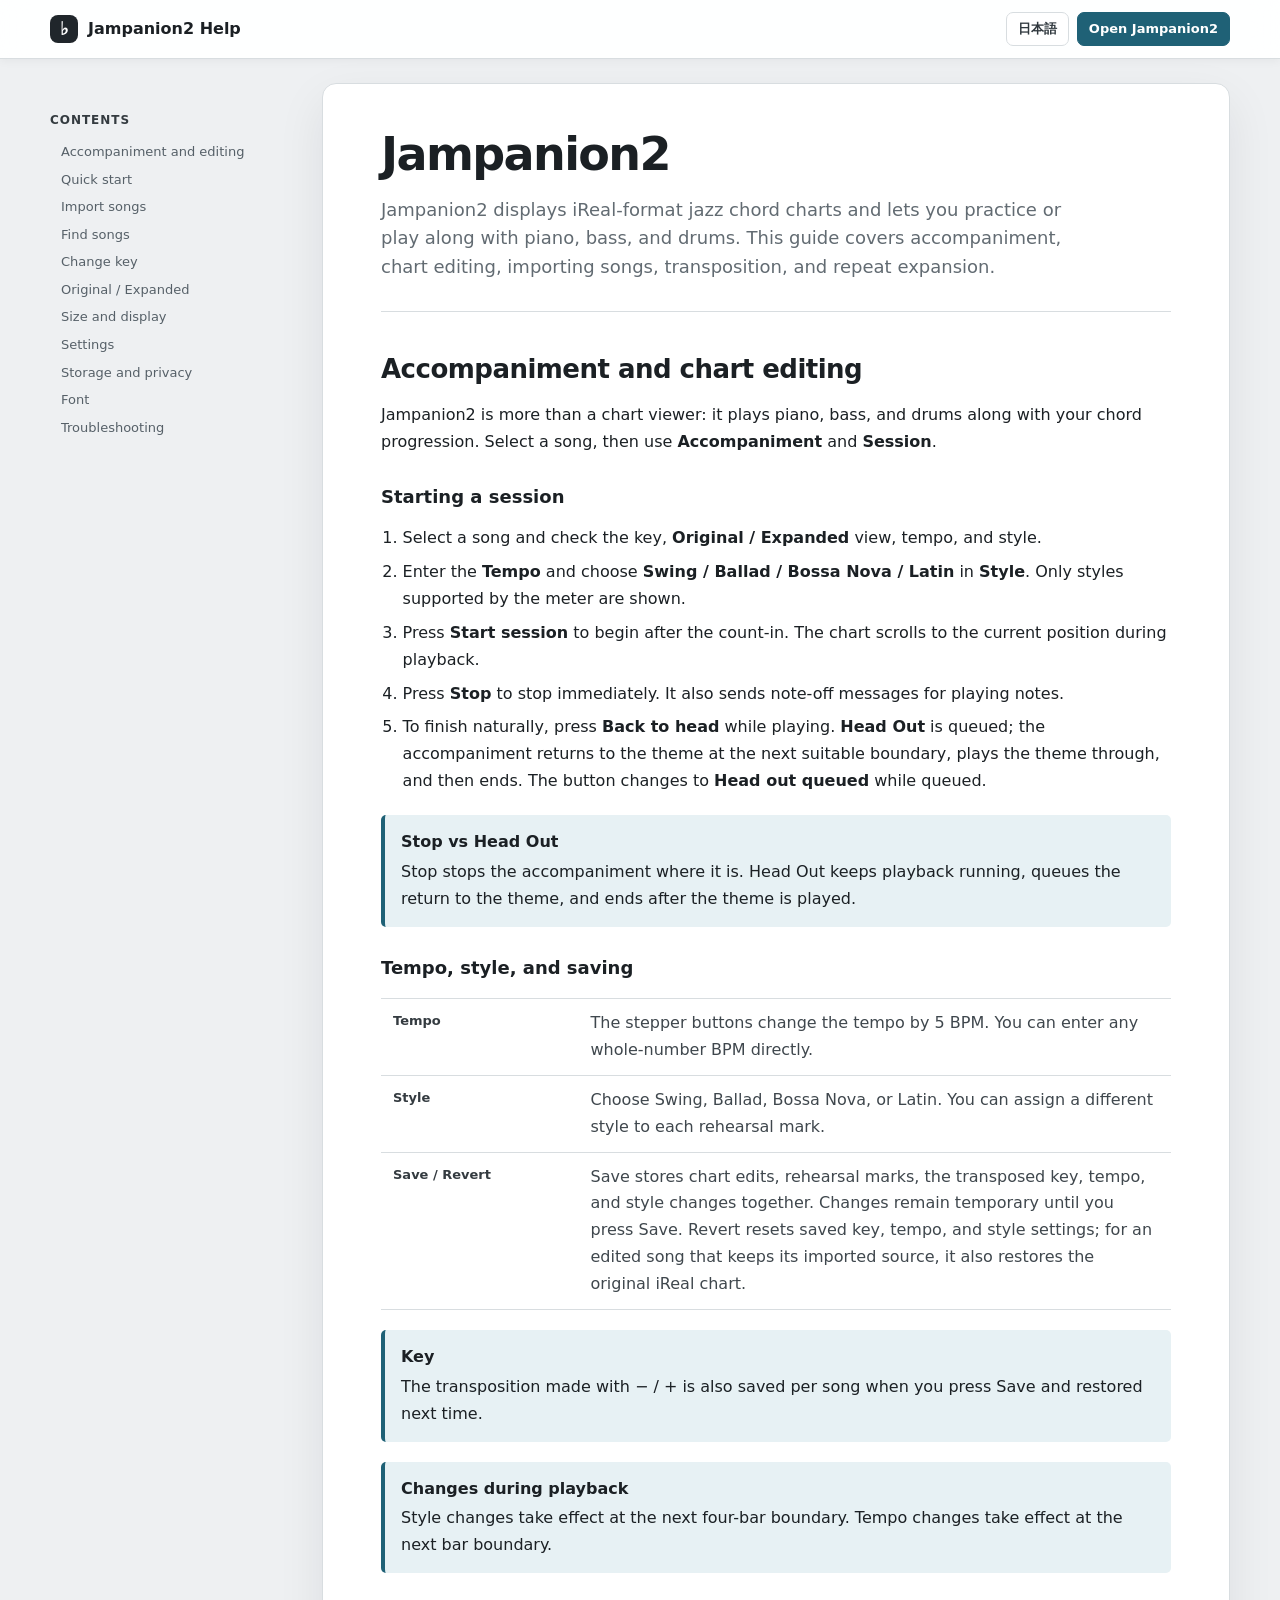
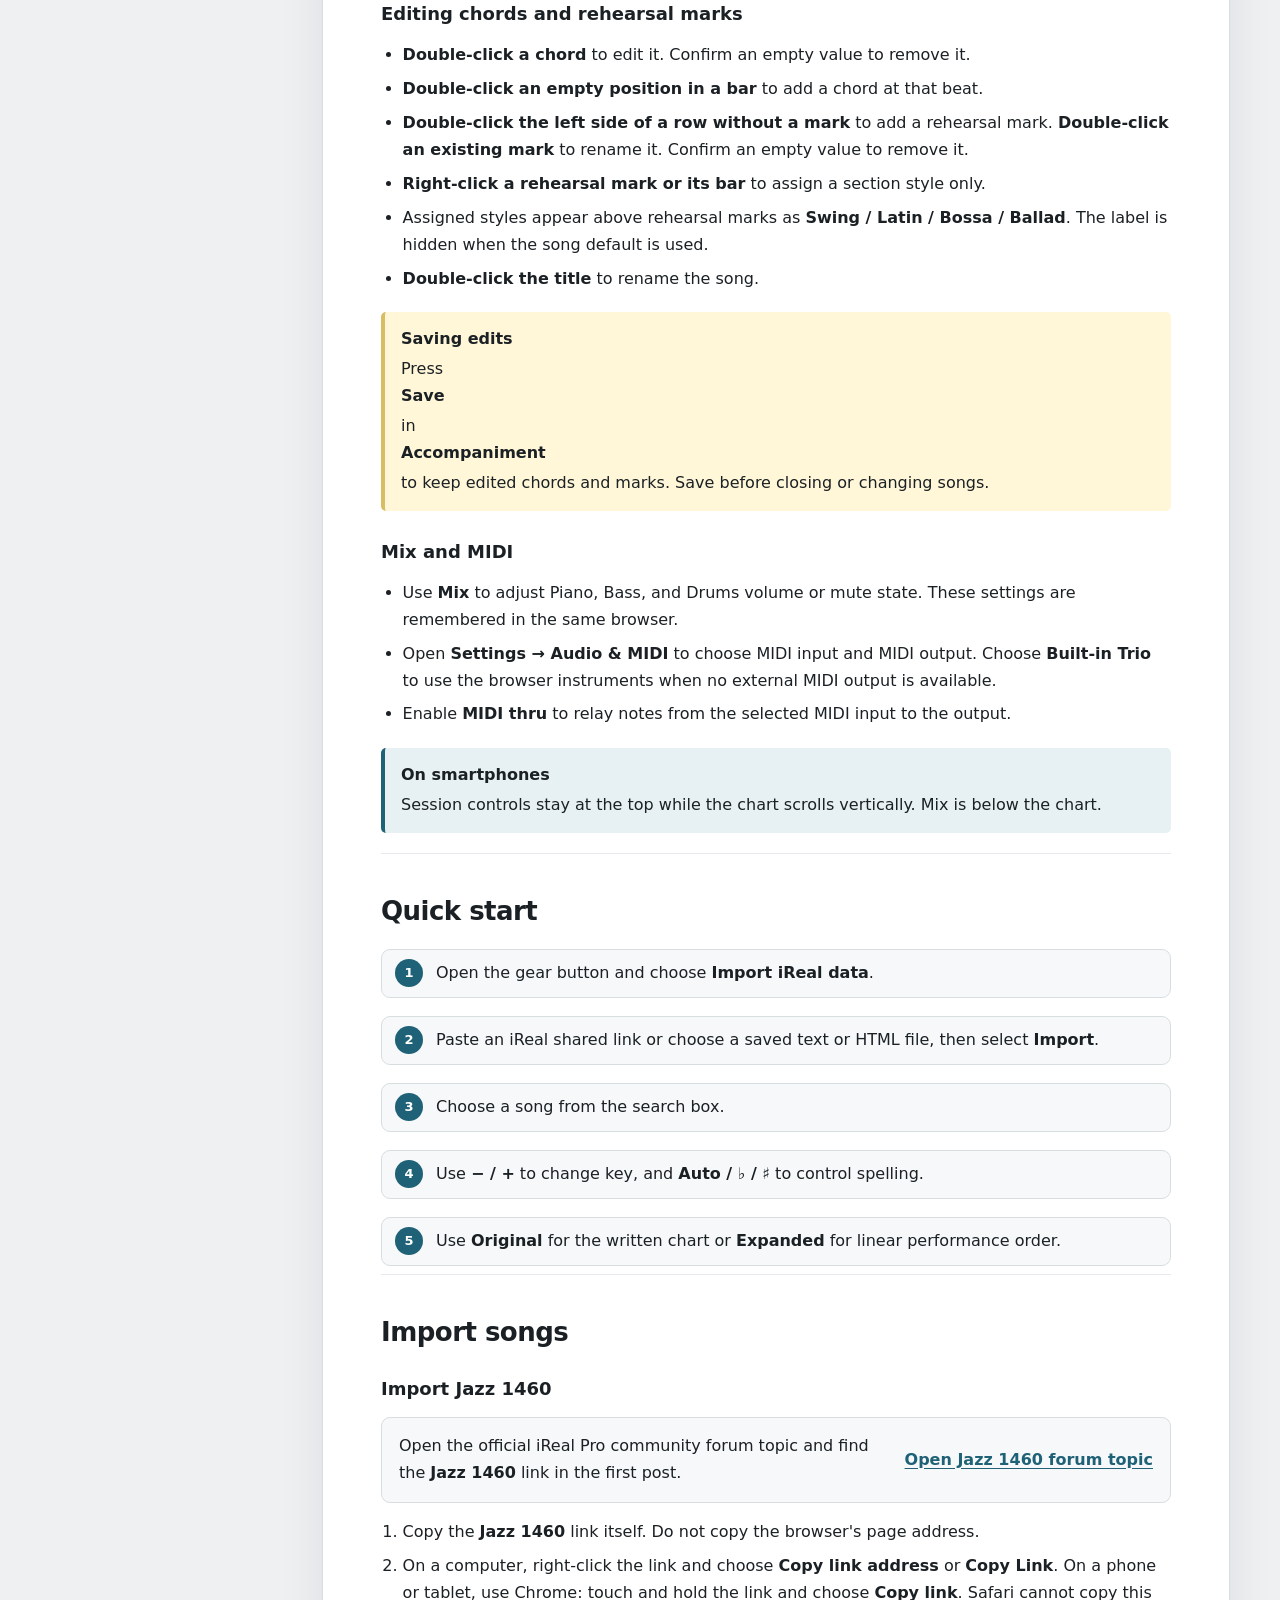
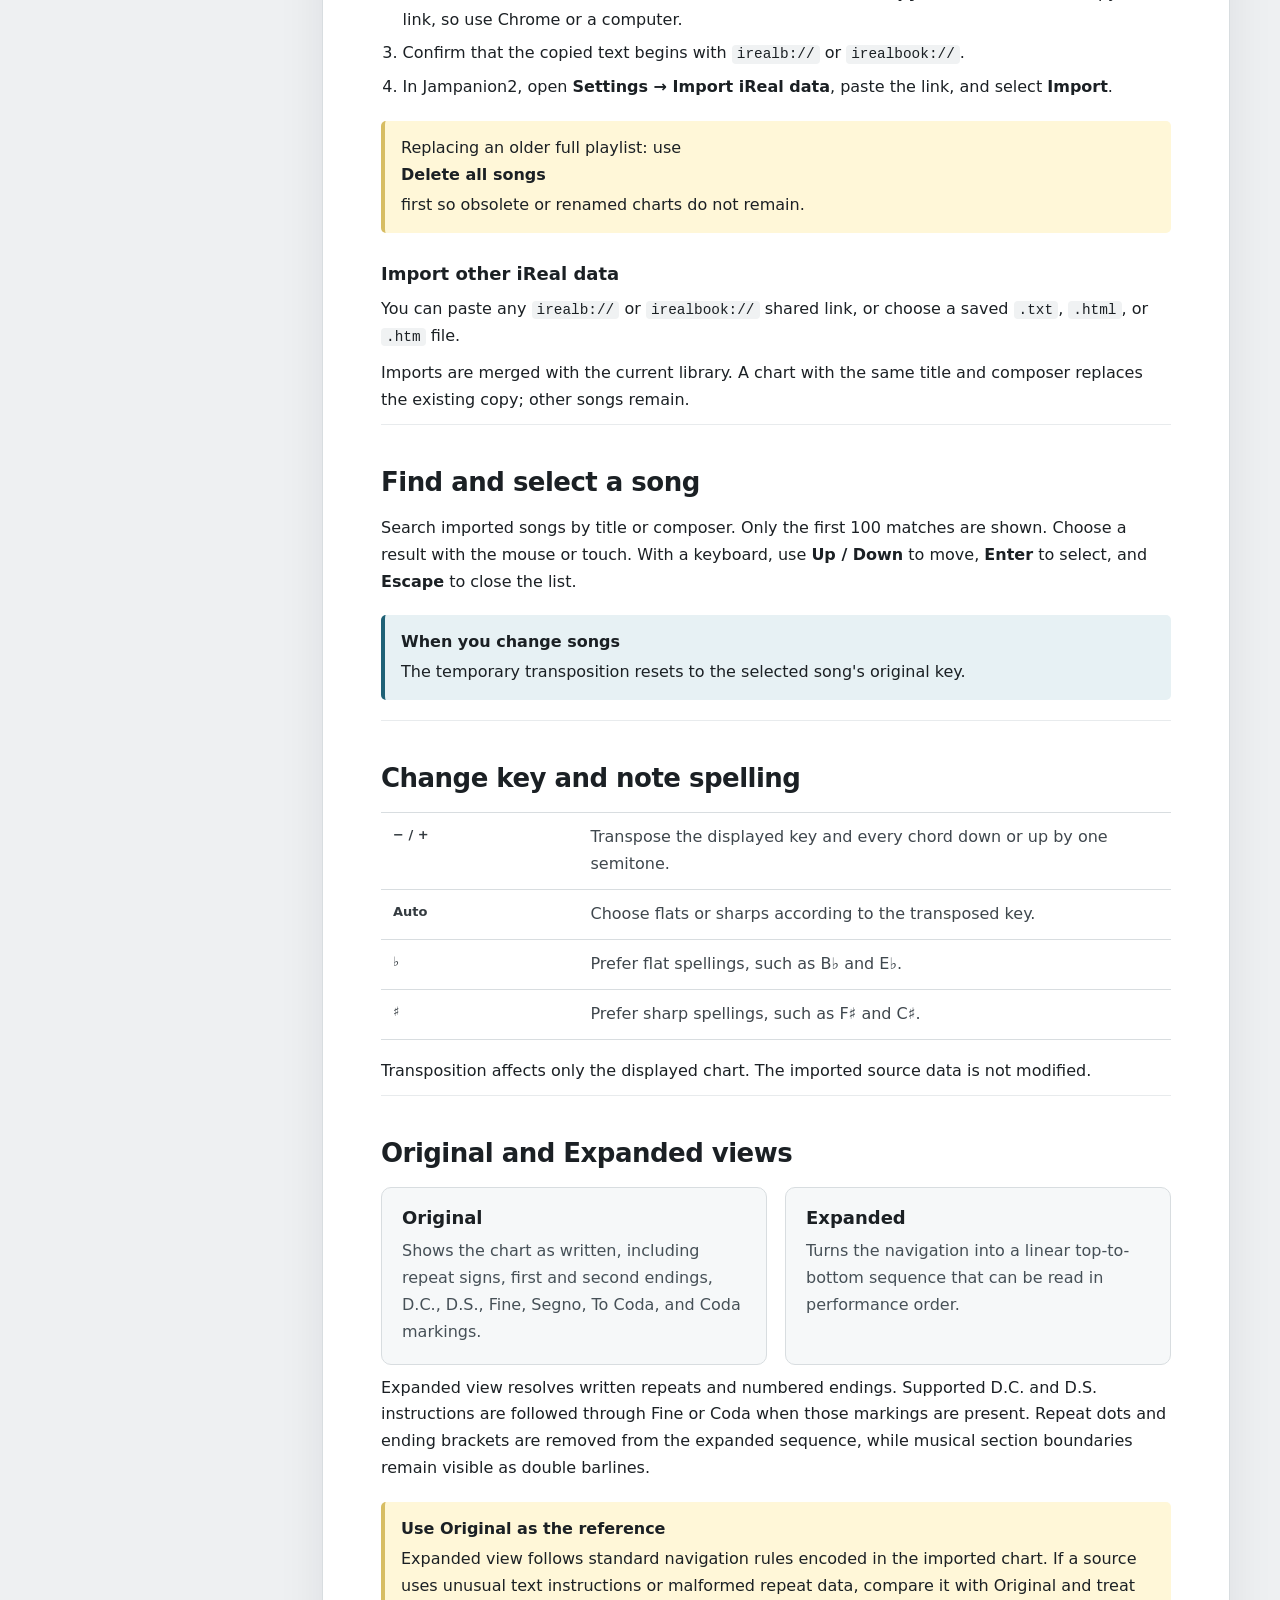
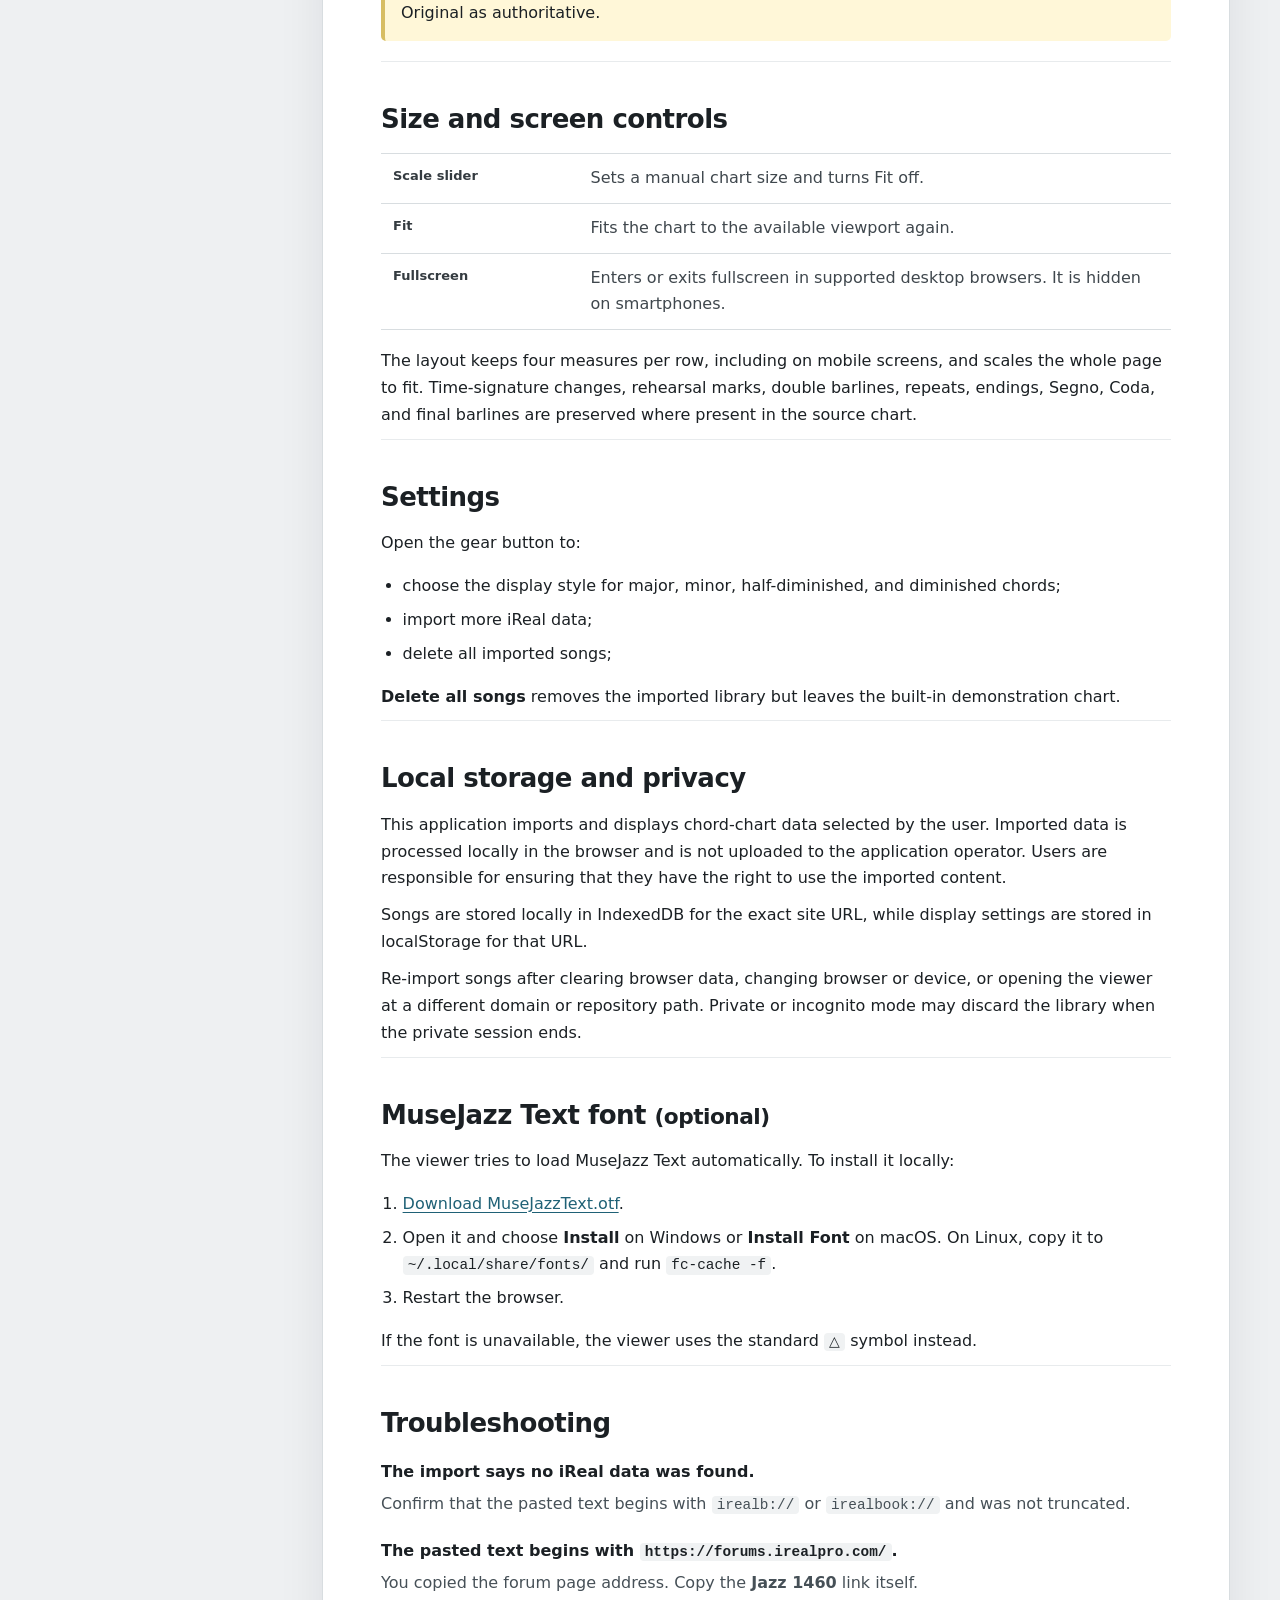
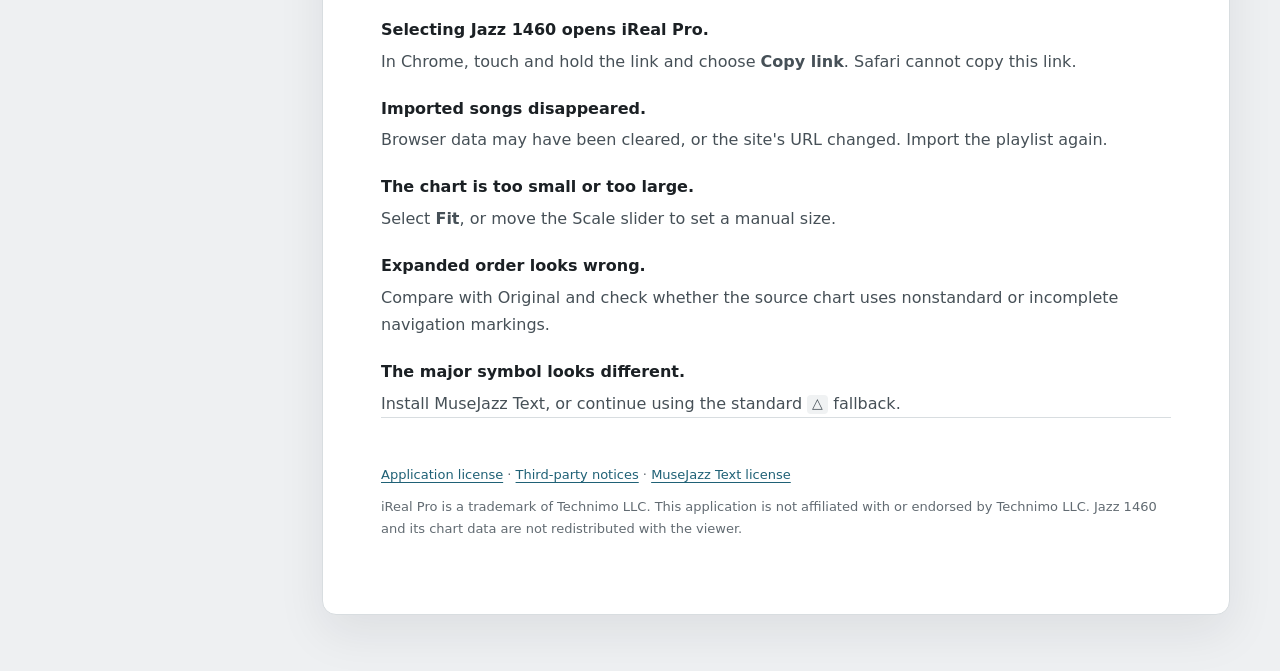
<file: src/Jampanion.Web/wwwroot/viewer/help.en.html>
<!doctype html>
<html lang="en">
<head>
  <meta charset="UTF-8">
  <meta name="viewport" content="width=device-width, initial-scale=1">
  <meta name="theme-color" content="#ffffff">
  <meta name="description" content="User guide for Jampanion2's chart display, editing, and accompaniment.">
  <title>Help · Jampanion2</title>
  <link rel="stylesheet" href="./help.css?v=51">
</head>
<body>
  <header class="help-header">
    <div class="help-header-inner">
      <a class="help-brand" href="./index.html"><span class="help-mark" aria-hidden="true">♭</span><span>Jampanion2 Help</span></a>
      <div class="help-header-actions">
        <a class="header-link" href="./help.html?v=51" lang="ja">日本語</a>
        <a class="header-link primary" href="./index.html">Open Jampanion2</a>
      </div>
    </div>
  </header>

  <div class="help-layout">
    <nav class="help-nav" aria-label="Help contents">
      <strong>Contents</strong>
      <a href="#jampanion">Accompaniment and editing</a>
      <a href="#quick-start">Quick start</a>
      <a href="#import">Import songs</a>
      <a href="#search">Find songs</a>
      <a href="#transpose">Change key</a>
      <a href="#views">Original / Expanded</a>
      <a href="#display">Size and display</a>
      <a href="#settings">Settings</a>
      <a href="#storage">Storage and privacy</a>
      <a href="#font">Font</a>
      <a href="#troubleshooting">Troubleshooting</a>
    </nav>

    <main class="help-main">
      <section class="hero">
        <h1>Jampanion2</h1>
        <p>Jampanion2 displays iReal-format jazz chord charts and lets you practice or play along with piano, bass, and drums. This guide covers accompaniment, chart editing, importing songs, transposition, and repeat expansion.</p>
      </section>

      <section id="jampanion" class="help-section">
        <h2>Accompaniment and chart editing</h2>
        <p>Jampanion2 is more than a chart viewer: it plays piano, bass, and drums along with your chord progression. Select a song, then use <strong>Accompaniment</strong> and <strong>Session</strong>.</p>

        <h3>Starting a session</h3>
        <ol>
          <li>Select a song and check the key, <strong>Original / Expanded</strong> view, tempo, and style.</li>
          <li>Enter the <strong>Tempo</strong> and choose <strong>Swing / Ballad / Bossa Nova / Latin</strong> in <strong>Style</strong>. Only styles supported by the meter are shown.</li>
          <li>Press <strong>Start session</strong> to begin after the count-in. The chart scrolls to the current position during playback.</li>
          <li>Press <strong>Stop</strong> to stop immediately. It also sends note-off messages for playing notes.</li>
          <li>To finish naturally, press <strong>Back to head</strong> while playing. <strong>Head Out</strong> is queued; the accompaniment returns to the theme at the next suitable boundary, plays the theme through, and then ends. The button changes to <strong>Head out queued</strong> while queued.</li>
        </ol>

        <div class="note"><strong>Stop vs Head Out</strong>Stop stops the accompaniment where it is. Head Out keeps playback running, queues the return to the theme, and ends after the theme is played.</div>

        <h3>Tempo, style, and saving</h3>
        <table class="control-table">
          <tbody>
            <tr><th>Tempo</th><td>The stepper buttons change the tempo by 5 BPM. You can enter any whole-number BPM directly.</td></tr>
            <tr><th>Style</th><td>Choose Swing, Ballad, Bossa Nova, or Latin. You can assign a different style to each rehearsal mark.</td></tr>
            <tr><th>Save / Revert</th><td>Save stores chart edits, rehearsal marks, the transposed key, tempo, and style changes together. Changes remain temporary until you press Save. Revert resets saved key, tempo, and style settings; for an edited song that keeps its imported source, it also restores the original iReal chart.</td></tr>
          </tbody>
        </table>
        <div class="note"><strong>Key</strong>The transposition made with − / + is also saved per song when you press Save and restored next time.</div>
        <div class="note"><strong>Changes during playback</strong>Style changes take effect at the next four-bar boundary. Tempo changes take effect at the next bar boundary.</div>

        <h3>Editing chords and rehearsal marks</h3>
        <ul>
          <li><strong>Double-click a chord</strong> to edit it. Confirm an empty value to remove it.</li>
          <li><strong>Double-click an empty position in a bar</strong> to add a chord at that beat.</li>
          <li><strong>Double-click the left side of a row without a mark</strong> to add a rehearsal mark. <strong>Double-click an existing mark</strong> to rename it. Confirm an empty value to remove it.</li>
          <li><strong>Right-click a rehearsal mark or its bar</strong> to assign a section style only.</li>
          <li>Assigned styles appear above rehearsal marks as <strong>Swing / Latin / Bossa / Ballad</strong>. The label is hidden when the song default is used.</li>
          <li><strong>Double-click the title</strong> to rename the song.</li>
        </ul>
        <div class="warning"><strong>Saving edits</strong>Press <strong>Save</strong> in <strong>Accompaniment</strong> to keep edited chords and marks. Save before closing or changing songs.</div>

        <h3>Mix and MIDI</h3>
        <ul>
          <li>Use <strong>Mix</strong> to adjust Piano, Bass, and Drums volume or mute state. These settings are remembered in the same browser.</li>
          <li>Open <strong>Settings → Audio &amp; MIDI</strong> to choose MIDI input and MIDI output. Choose <strong>Built-in Trio</strong> to use the browser instruments when no external MIDI output is available.</li>
          <li>Enable <strong>MIDI thru</strong> to relay notes from the selected MIDI input to the output.</li>
        </ul>
        <div class="note"><strong>On smartphones</strong>Session controls stay at the top while the chart scrolls vertically. Mix is below the chart.</div>
      </section>

      <section id="quick-start" class="help-section">
        <h2>Quick start</h2>
        <ol class="quick-steps">
          <li>Open the gear button and choose <strong>Import iReal data</strong>.</li>
          <li>Paste an iReal shared link or choose a saved text or HTML file, then select <strong>Import</strong>.</li>
          <li>Choose a song from the search box.</li>
          <li>Use <strong>− / +</strong> to change key, and <strong>Auto / ♭ / ♯</strong> to control spelling.</li>
          <li>Use <strong>Original</strong> for the written chart or <strong>Expanded</strong> for linear performance order.</li>
        </ol>
      </section>

      <section id="import" class="help-section">
        <h2>Import songs</h2>
        <h3>Import Jazz 1460</h3>
        <div class="link-box">
          <p>Open the official iReal Pro community forum topic and find the <strong>Jazz 1460</strong> link in the first post.</p>
          <a href="https://forums.irealpro.com/threads/jazz-1460-standards.12753/" target="_blank" rel="noopener">Open Jazz 1460 forum topic</a>
        </div>
        <ol>
          <li>Copy the <strong>Jazz 1460</strong> link itself. Do not copy the browser's page address.</li>
          <li>On a computer, right-click the link and choose <strong>Copy link address</strong> or <strong>Copy Link</strong>. On a phone or tablet, use Chrome: touch and hold the link and choose <strong>Copy link</strong>. Safari cannot copy this link, so use Chrome or a computer.</li>
          <li>Confirm that the copied text begins with <code>irealb://</code> or <code>irealbook://</code>.</li>
          <li>In Jampanion2, open <strong>Settings → Import iReal data</strong>, paste the link, and select <strong>Import</strong>.</li>
        </ol>
        <div class="warning">Replacing an older full playlist: use <strong>Delete all songs</strong> first so obsolete or renamed charts do not remain.</div>

        <h3>Import other iReal data</h3>
        <p>You can paste any <code>irealb://</code> or <code>irealbook://</code> shared link, or choose a saved <code>.txt</code>, <code>.html</code>, or <code>.htm</code> file.</p>
        <p>Imports are merged with the current library. A chart with the same title and composer replaces the existing copy; other songs remain.</p>
      </section>

      <section id="search" class="help-section">
        <h2>Find and select a song</h2>
        <p>Search imported songs by title or composer. Only the first 100 matches are shown. Choose a result with the mouse or touch. With a keyboard, use <strong>Up / Down</strong> to move, <strong>Enter</strong> to select, and <strong>Escape</strong> to close the list.</p>
        <div class="note"><strong>When you change songs</strong>The temporary transposition resets to the selected song's original key.</div>
      </section>

      <section id="transpose" class="help-section">
        <h2>Change key and note spelling</h2>
        <table class="control-table">
          <tbody>
            <tr><th>− / +</th><td>Transpose the displayed key and every chord down or up by one semitone.</td></tr>
            <tr><th>Auto</th><td>Choose flats or sharps according to the transposed key.</td></tr>
            <tr><th>♭</th><td>Prefer flat spellings, such as B♭ and E♭.</td></tr>
            <tr><th>♯</th><td>Prefer sharp spellings, such as F♯ and C♯.</td></tr>
          </tbody>
        </table>
        <p>Transposition affects only the displayed chart. The imported source data is not modified.</p>
      </section>

      <section id="views" class="help-section">
        <h2>Original and Expanded views</h2>
        <div class="mode-grid">
          <article class="mode-panel">
            <h3>Original</h3>
            <p>Shows the chart as written, including repeat signs, first and second endings, D.C., D.S., Fine, Segno, To Coda, and Coda markings.</p>
          </article>
          <article class="mode-panel">
            <h3>Expanded</h3>
            <p>Turns the navigation into a linear top-to-bottom sequence that can be read in performance order.</p>
          </article>
        </div>
        <p>Expanded view resolves written repeats and numbered endings. Supported D.C. and D.S. instructions are followed through Fine or Coda when those markings are present. Repeat dots and ending brackets are removed from the expanded sequence, while musical section boundaries remain visible as double barlines.</p>
        <div class="warning"><strong>Use Original as the reference</strong>Expanded view follows standard navigation rules encoded in the imported chart. If a source uses unusual text instructions or malformed repeat data, compare it with Original and treat Original as authoritative.</div>
      </section>

      <section id="display" class="help-section">
        <h2>Size and screen controls</h2>
        <table class="control-table">
          <tbody>
            <tr><th>Scale slider</th><td>Sets a manual chart size and turns Fit off.</td></tr>
            <tr><th>Fit</th><td>Fits the chart to the available viewport again.</td></tr>
            <tr><th>Fullscreen</th><td>Enters or exits fullscreen in supported desktop browsers. It is hidden on smartphones.</td></tr>
          </tbody>
        </table>
        <p>The layout keeps four measures per row, including on mobile screens, and scales the whole page to fit. Time-signature changes, rehearsal marks, double barlines, repeats, endings, Segno, Coda, and final barlines are preserved where present in the source chart.</p>
      </section>

      <section id="settings" class="help-section">
        <h2>Settings</h2>
        <p>Open the gear button to:</p>
        <ul>
          <li>choose the display style for major, minor, half-diminished, and diminished chords;</li>
          <li>import more iReal data;</li>
          <li>delete all imported songs;</li>
        </ul>
        <p><strong>Delete all songs</strong> removes the imported library but leaves the built-in demonstration chart.</p>
      </section>

      <section id="storage" class="help-section">
        <h2>Local storage and privacy</h2>
        <p>This application imports and displays chord-chart data selected by the user. Imported data is processed locally in the browser and is not uploaded to the application operator. Users are responsible for ensuring that they have the right to use the imported content.</p>
        <p>Songs are stored locally in IndexedDB for the exact site URL, while display settings are stored in localStorage for that URL.</p>
        <p>Re-import songs after clearing browser data, changing browser or device, or opening the viewer at a different domain or repository path. Private or incognito mode may discard the library when the private session ends.</p>
      </section>

      <section id="font" class="help-section">
        <h2>MuseJazz Text font <small>(optional)</small></h2>
        <p>The viewer tries to load MuseJazz Text automatically. To install it locally:</p>
        <ol>
          <li><a href="https://raw.githubusercontent.com/musescore/MuseScore/c1ad658dec3f29ef7e089a5915c7eed91a7e5349/fonts/musejazz/MuseJazzText.otf" target="_blank" rel="noopener">Download MuseJazzText.otf</a>.</li>
          <li>Open it and choose <strong>Install</strong> on Windows or <strong>Install Font</strong> on macOS. On Linux, copy it to <code>~/.local/share/fonts/</code> and run <code>fc-cache -f</code>.</li>
          <li>Restart the browser.</li>
        </ol>
        <p>If the font is unavailable, the viewer uses the standard <code>△</code> symbol instead.</p>
      </section>

      <section id="troubleshooting" class="help-section">
        <h2>Troubleshooting</h2>
        <dl class="faq">
          <dt>The import says no iReal data was found.</dt>
          <dd>Confirm that the pasted text begins with <code>irealb://</code> or <code>irealbook://</code> and was not truncated.</dd>

          <dt>The pasted text begins with <code>https://forums.irealpro.com/</code>.</dt>
          <dd>You copied the forum page address. Copy the <strong>Jazz 1460</strong> link itself.</dd>

          <dt>Selecting Jazz 1460 opens iReal Pro.</dt>
          <dd>In Chrome, touch and hold the link and choose <strong>Copy link</strong>. Safari cannot copy this link.</dd>

          <dt>Imported songs disappeared.</dt>
          <dd>Browser data may have been cleared, or the site's URL changed. Import the playlist again.</dd>

          <dt>The chart is too small or too large.</dt>
          <dd>Select <strong>Fit</strong>, or move the Scale slider to set a manual size.</dd>

          <dt>Expanded order looks wrong.</dt>
          <dd>Compare with Original and check whether the source chart uses nonstandard or incomplete navigation markings.</dd>

          <dt>The major symbol looks different.</dt>
          <dd>Install MuseJazz Text, or continue using the standard <code>△</code> fallback.</dd>
        </dl>
      </section>

      <footer class="help-footer">
        <p><a href="./LICENSE">Application license</a> · <a href="./THIRD_PARTY_NOTICES.md">Third-party notices</a> · <a href="./licenses/MuseJazzText-OFL-1.1.txt">MuseJazz Text license</a></p>
        <p>iReal Pro is a trademark of Technimo LLC. This application is not affiliated with or endorsed by Technimo LLC. Jazz 1460 and its chart data are not redistributed with the viewer.</p>
      </footer>
    </main>
  </div>
</body>
</html>
</file>
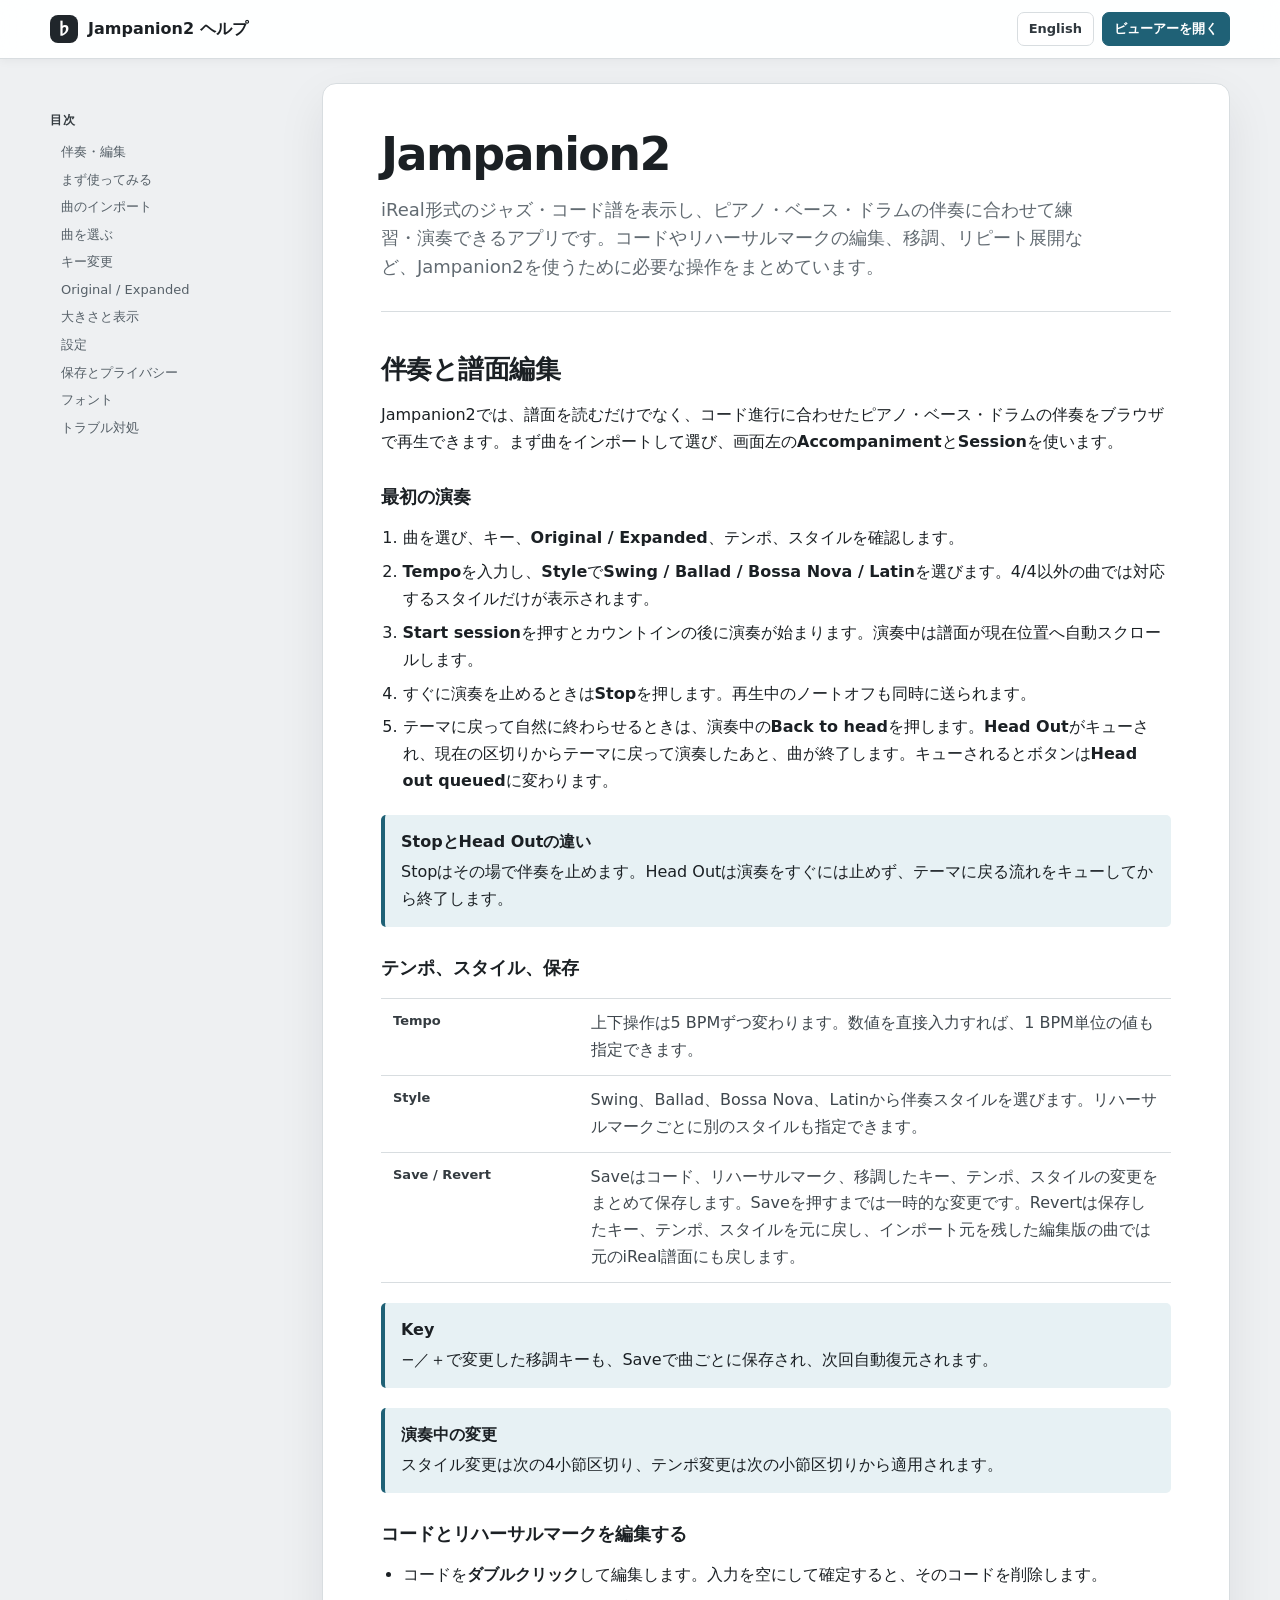
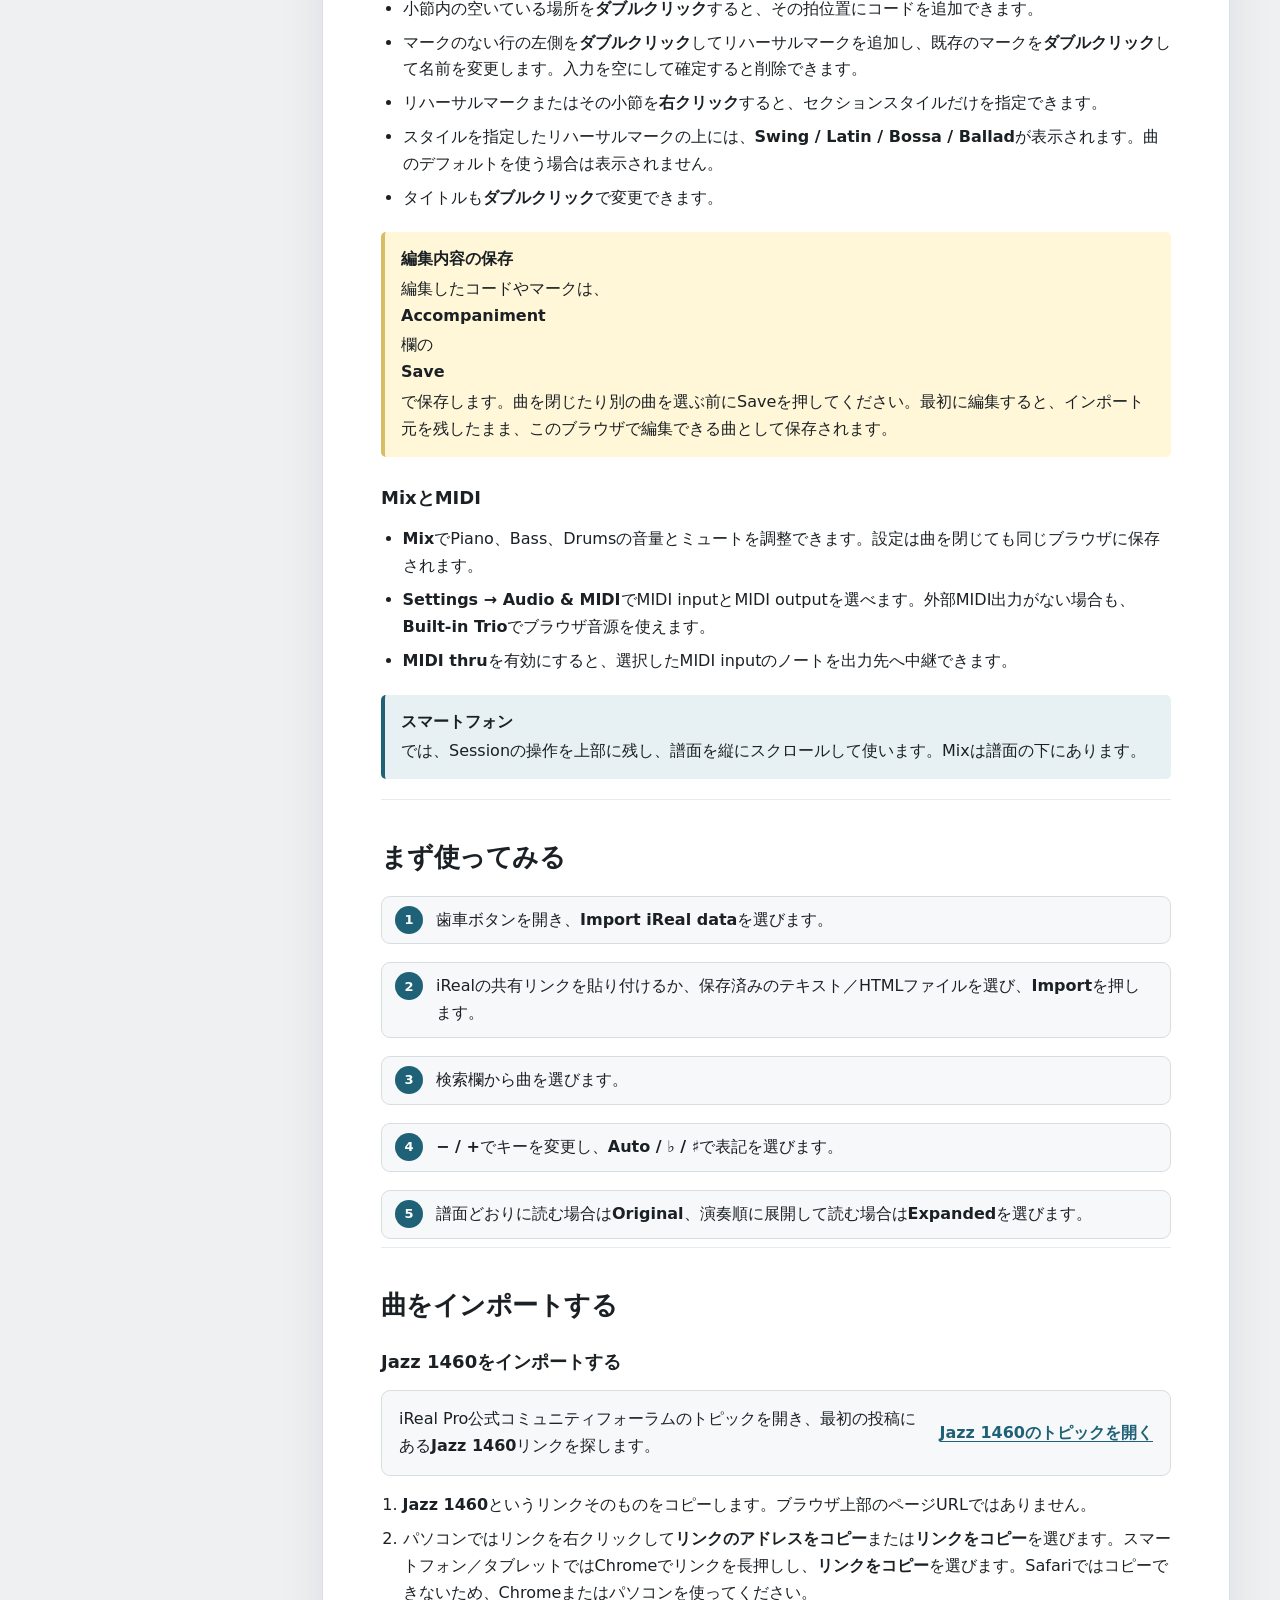
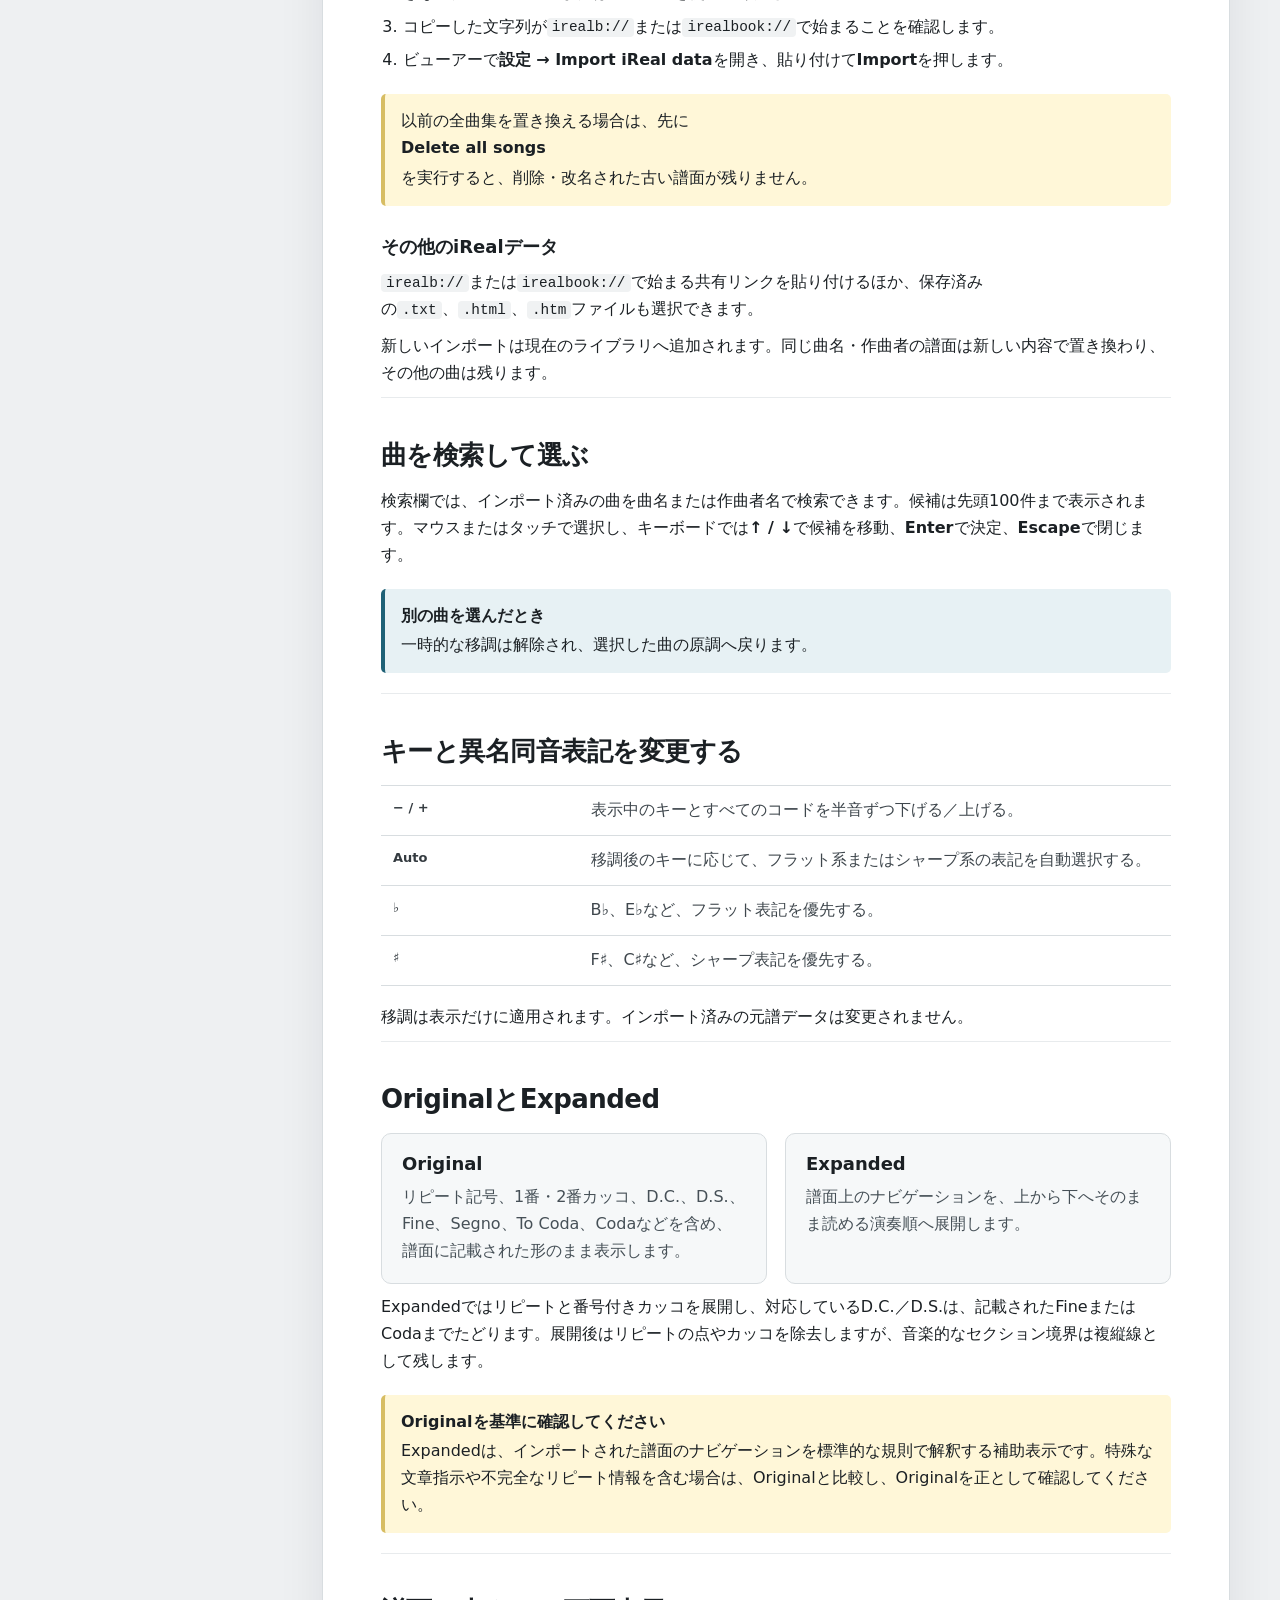
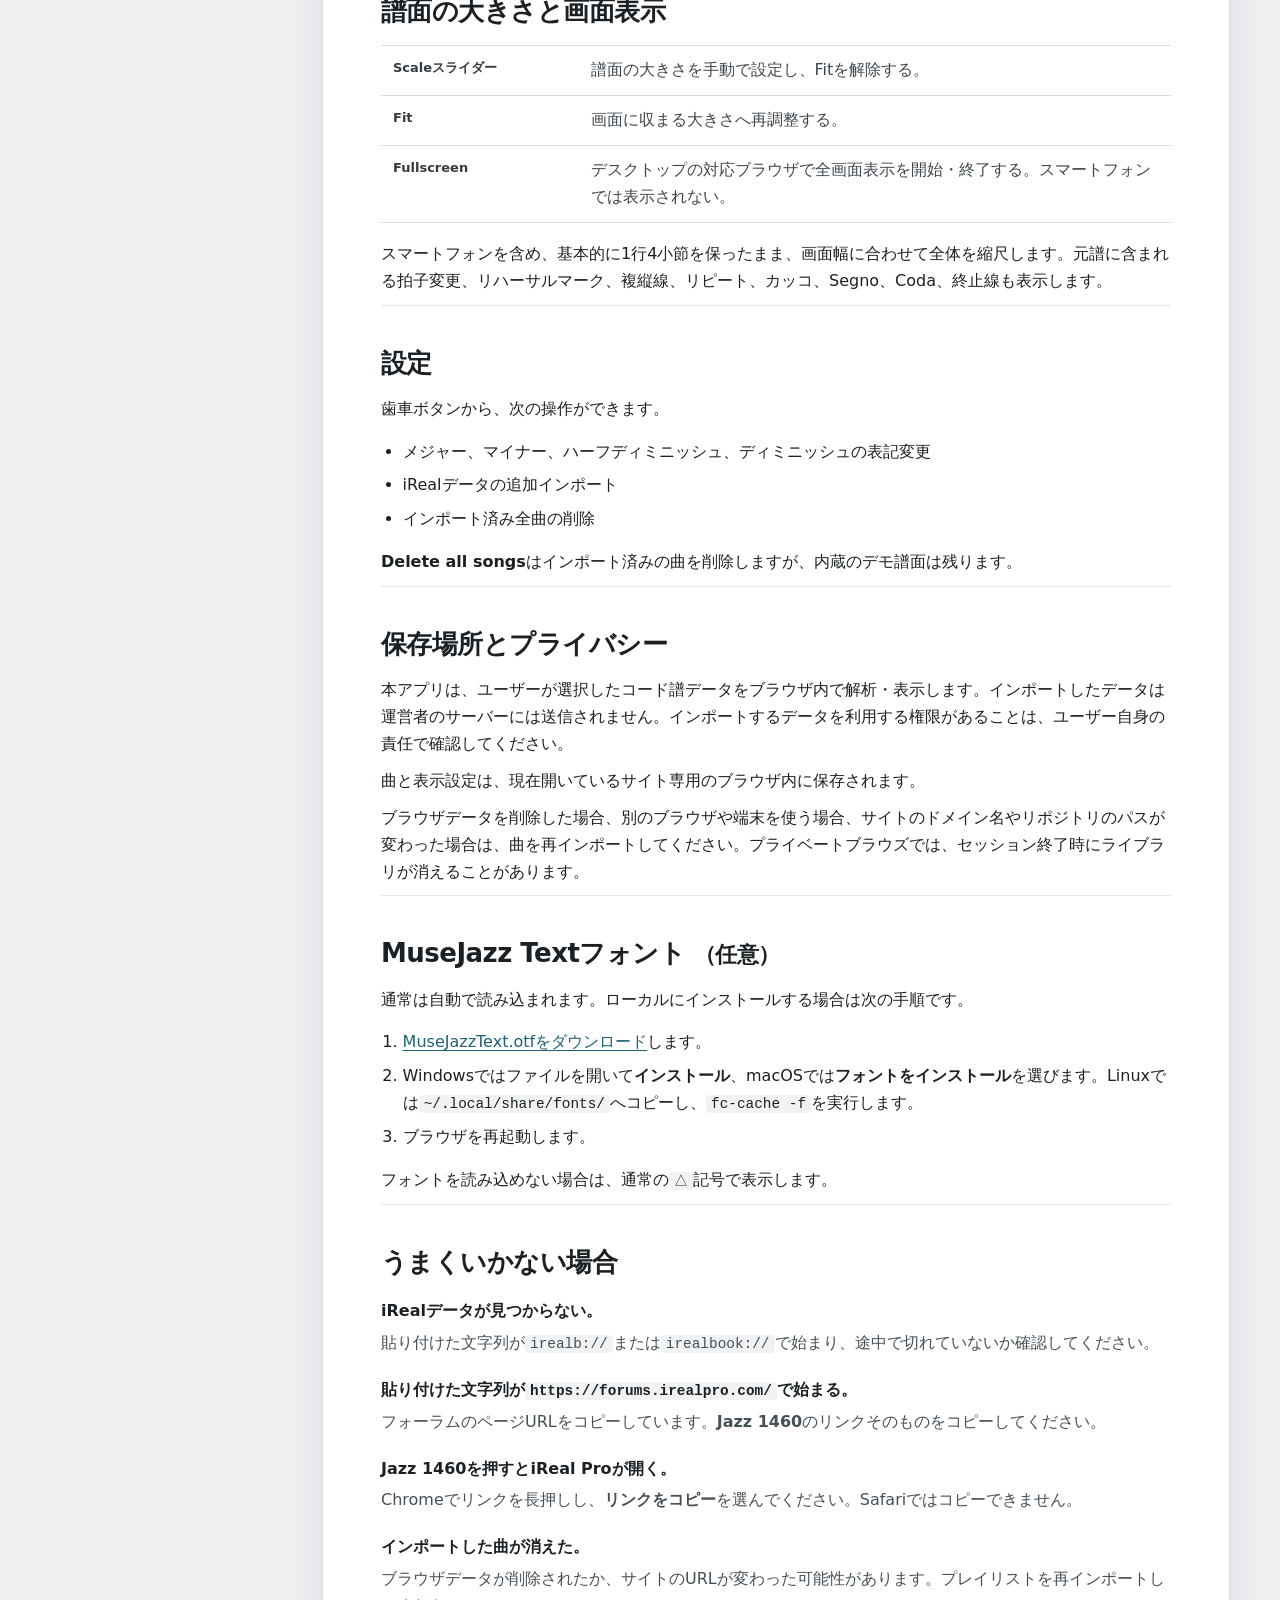
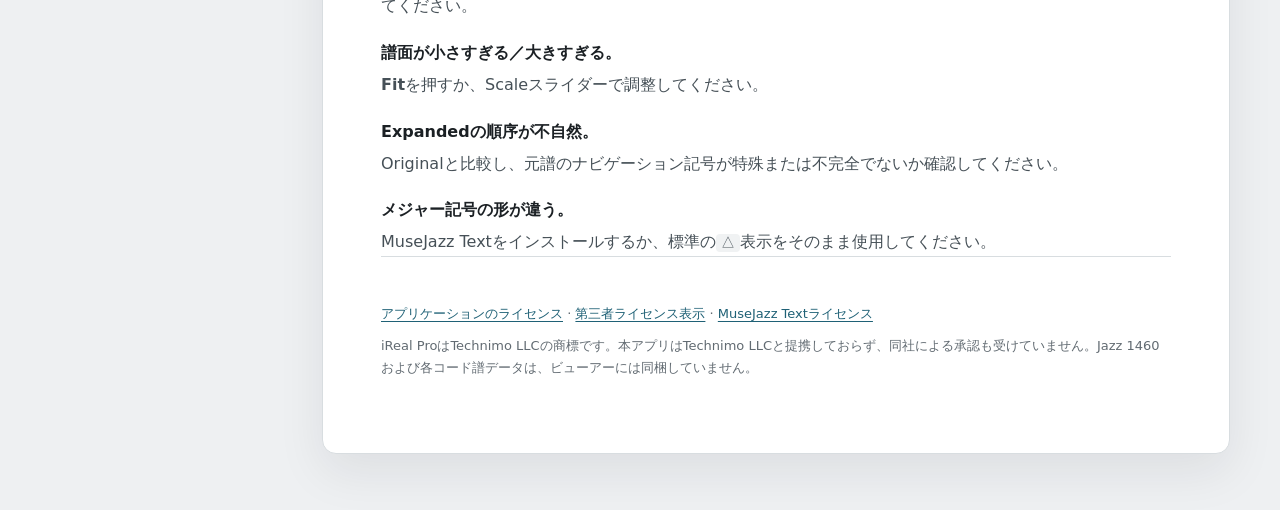
<file: src/Jampanion.Web/wwwroot/viewer/help.html>
<!doctype html>
<html lang="ja">
<head>
  <meta charset="UTF-8">
  <meta name="viewport" content="width=device-width, initial-scale=1">
  <meta name="theme-color" content="#ffffff">
  <meta name="description" content="Jampanion2の譜面表示、編集、伴奏機能の使い方。">
  <title>ヘルプ · Jampanion2</title>
  <link rel="stylesheet" href="./help.css?v=51">
</head>
<body>
  <header class="help-header">
    <div class="help-header-inner">
      <a class="help-brand" href="./index.html"><span class="help-mark" aria-hidden="true">♭</span><span>Jampanion2 ヘルプ</span></a>
      <div class="help-header-actions">
        <a class="header-link" href="./help.en.html?v=51" lang="en">English</a>
        <a class="header-link primary" href="./index.html">ビューアーを開く</a>
      </div>
    </div>
  </header>

  <div class="help-layout">
    <nav class="help-nav" aria-label="ヘルプの目次">
      <strong>目次</strong>
      <a href="#jampanion">伴奏・編集</a>
      <a href="#quick-start">まず使ってみる</a>
      <a href="#import">曲のインポート</a>
      <a href="#search">曲を選ぶ</a>
      <a href="#transpose">キー変更</a>
      <a href="#views">Original / Expanded</a>
      <a href="#display">大きさと表示</a>
      <a href="#settings">設定</a>
      <a href="#storage">保存とプライバシー</a>
      <a href="#font">フォント</a>
      <a href="#troubleshooting">トラブル対処</a>
    </nav>

    <main class="help-main">
      <section class="hero">
        <h1>Jampanion2</h1>
        <p>iReal形式のジャズ・コード譜を表示し、ピアノ・ベース・ドラムの伴奏に合わせて練習・演奏できるアプリです。コードやリハーサルマークの編集、移調、リピート展開など、Jampanion2を使うために必要な操作をまとめています。</p>
      </section>

      <section id="jampanion" class="help-section">
        <h2>伴奏と譜面編集</h2>
        <p>Jampanion2では、譜面を読むだけでなく、コード進行に合わせたピアノ・ベース・ドラムの伴奏をブラウザで再生できます。まず曲をインポートして選び、画面左の<strong>Accompaniment</strong>と<strong>Session</strong>を使います。</p>

        <h3>最初の演奏</h3>
        <ol>
          <li>曲を選び、キー、<strong>Original / Expanded</strong>、テンポ、スタイルを確認します。</li>
          <li><strong>Tempo</strong>を入力し、<strong>Style</strong>で<strong>Swing / Ballad / Bossa Nova / Latin</strong>を選びます。4/4以外の曲では対応するスタイルだけが表示されます。</li>
          <li><strong>Start session</strong>を押すとカウントインの後に演奏が始まります。演奏中は譜面が現在位置へ自動スクロールします。</li>
          <li>すぐに演奏を止めるときは<strong>Stop</strong>を押します。再生中のノートオフも同時に送られます。</li>
          <li>テーマに戻って自然に終わらせるときは、演奏中の<strong>Back to head</strong>を押します。<strong>Head Out</strong>がキューされ、現在の区切りからテーマに戻って演奏したあと、曲が終了します。キューされるとボタンは<strong>Head out queued</strong>に変わります。</li>
        </ol>

        <div class="note"><strong>StopとHead Outの違い</strong>Stopはその場で伴奏を止めます。Head Outは演奏をすぐには止めず、テーマに戻る流れをキューしてから終了します。</div>

        <h3>テンポ、スタイル、保存</h3>
        <table class="control-table">
          <tbody>
            <tr><th>Tempo</th><td>上下操作は5 BPMずつ変わります。数値を直接入力すれば、1 BPM単位の値も指定できます。</td></tr>
            <tr><th>Style</th><td>Swing、Ballad、Bossa Nova、Latinから伴奏スタイルを選びます。リハーサルマークごとに別のスタイルも指定できます。</td></tr>
            <tr><th>Save / Revert</th><td>Saveはコード、リハーサルマーク、移調したキー、テンポ、スタイルの変更をまとめて保存します。Saveを押すまでは一時的な変更です。Revertは保存したキー、テンポ、スタイルを元に戻し、インポート元を残した編集版の曲では元のiReal譜面にも戻します。</td></tr>
          </tbody>
        </table>
        <div class="note"><strong>Key</strong>−／＋で変更した移調キーも、Saveで曲ごとに保存され、次回自動復元されます。</div>
        <div class="note"><strong>演奏中の変更</strong>スタイル変更は次の4小節区切り、テンポ変更は次の小節区切りから適用されます。</div>

        <h3>コードとリハーサルマークを編集する</h3>
        <ul>
          <li>コードを<strong>ダブルクリック</strong>して編集します。入力を空にして確定すると、そのコードを削除します。</li>
          <li>小節内の空いている場所を<strong>ダブルクリック</strong>すると、その拍位置にコードを追加できます。</li>
          <li>マークのない行の左側を<strong>ダブルクリック</strong>してリハーサルマークを追加し、既存のマークを<strong>ダブルクリック</strong>して名前を変更します。入力を空にして確定すると削除できます。</li>
          <li>リハーサルマークまたはその小節を<strong>右クリック</strong>すると、セクションスタイルだけを指定できます。</li>
          <li>スタイルを指定したリハーサルマークの上には、<strong>Swing / Latin / Bossa / Ballad</strong>が表示されます。曲のデフォルトを使う場合は表示されません。</li>
          <li>タイトルも<strong>ダブルクリック</strong>で変更できます。</li>
        </ul>
        <div class="warning"><strong>編集内容の保存</strong>編集したコードやマークは、<strong>Accompaniment</strong>欄の<strong>Save</strong>で保存します。曲を閉じたり別の曲を選ぶ前にSaveを押してください。最初に編集すると、インポート元を残したまま、このブラウザで編集できる曲として保存されます。</div>

        <h3>MixとMIDI</h3>
        <ul>
          <li><strong>Mix</strong>でPiano、Bass、Drumsの音量とミュートを調整できます。設定は曲を閉じても同じブラウザに保存されます。</li>
          <li><strong>Settings → Audio &amp; MIDI</strong>でMIDI inputとMIDI outputを選べます。外部MIDI出力がない場合も、<strong>Built-in Trio</strong>でブラウザ音源を使えます。</li>
          <li><strong>MIDI thru</strong>を有効にすると、選択したMIDI inputのノートを出力先へ中継できます。</li>
        </ul>
        <div class="note"><strong>スマートフォン</strong>では、Sessionの操作を上部に残し、譜面を縦にスクロールして使います。Mixは譜面の下にあります。</div>
      </section>

      <section id="quick-start" class="help-section">
        <h2>まず使ってみる</h2>
        <ol class="quick-steps">
          <li>歯車ボタンを開き、<strong>Import iReal data</strong>を選びます。</li>
          <li>iRealの共有リンクを貼り付けるか、保存済みのテキスト／HTMLファイルを選び、<strong>Import</strong>を押します。</li>
          <li>検索欄から曲を選びます。</li>
          <li><strong>− / +</strong>でキーを変更し、<strong>Auto / ♭ / ♯</strong>で表記を選びます。</li>
          <li>譜面どおりに読む場合は<strong>Original</strong>、演奏順に展開して読む場合は<strong>Expanded</strong>を選びます。</li>
        </ol>
      </section>

      <section id="import" class="help-section">
        <h2>曲をインポートする</h2>
        <h3>Jazz 1460をインポートする</h3>
        <div class="link-box">
          <p>iReal Pro公式コミュニティフォーラムのトピックを開き、最初の投稿にある<strong>Jazz 1460</strong>リンクを探します。</p>
          <a href="https://forums.irealpro.com/threads/jazz-1460-standards.12753/" target="_blank" rel="noopener">Jazz 1460のトピックを開く</a>
        </div>
        <ol>
          <li><strong>Jazz 1460</strong>というリンクそのものをコピーします。ブラウザ上部のページURLではありません。</li>
          <li>パソコンではリンクを右クリックして<strong>リンクのアドレスをコピー</strong>または<strong>リンクをコピー</strong>を選びます。スマートフォン／タブレットではChromeでリンクを長押しし、<strong>リンクをコピー</strong>を選びます。Safariではコピーできないため、Chromeまたはパソコンを使ってください。</li>
          <li>コピーした文字列が<code>irealb://</code>または<code>irealbook://</code>で始まることを確認します。</li>
          <li>ビューアーで<strong>設定 → Import iReal data</strong>を開き、貼り付けて<strong>Import</strong>を押します。</li>
        </ol>
        <div class="warning">以前の全曲集を置き換える場合は、先に<strong>Delete all songs</strong>を実行すると、削除・改名された古い譜面が残りません。</div>

        <h3>その他のiRealデータ</h3>
        <p><code>irealb://</code>または<code>irealbook://</code>で始まる共有リンクを貼り付けるほか、保存済みの<code>.txt</code>、<code>.html</code>、<code>.htm</code>ファイルも選択できます。</p>
        <p>新しいインポートは現在のライブラリへ追加されます。同じ曲名・作曲者の譜面は新しい内容で置き換わり、その他の曲は残ります。</p>
      </section>

      <section id="search" class="help-section">
        <h2>曲を検索して選ぶ</h2>
        <p>検索欄では、インポート済みの曲を曲名または作曲者名で検索できます。候補は先頭100件まで表示されます。マウスまたはタッチで選択し、キーボードでは<strong>↑ / ↓</strong>で候補を移動、<strong>Enter</strong>で決定、<strong>Escape</strong>で閉じます。</p>
        <div class="note"><strong>別の曲を選んだとき</strong>一時的な移調は解除され、選択した曲の原調へ戻ります。</div>
      </section>

      <section id="transpose" class="help-section">
        <h2>キーと異名同音表記を変更する</h2>
        <table class="control-table">
          <tbody>
            <tr><th>− / +</th><td>表示中のキーとすべてのコードを半音ずつ下げる／上げる。</td></tr>
            <tr><th>Auto</th><td>移調後のキーに応じて、フラット系またはシャープ系の表記を自動選択する。</td></tr>
            <tr><th>♭</th><td>B♭、E♭など、フラット表記を優先する。</td></tr>
            <tr><th>♯</th><td>F♯、C♯など、シャープ表記を優先する。</td></tr>
          </tbody>
        </table>
        <p>移調は表示だけに適用されます。インポート済みの元譜データは変更されません。</p>
      </section>

      <section id="views" class="help-section">
        <h2>OriginalとExpanded</h2>
        <div class="mode-grid">
          <article class="mode-panel">
            <h3>Original</h3>
            <p>リピート記号、1番・2番カッコ、D.C.、D.S.、Fine、Segno、To Coda、Codaなどを含め、譜面に記載された形のまま表示します。</p>
          </article>
          <article class="mode-panel">
            <h3>Expanded</h3>
            <p>譜面上のナビゲーションを、上から下へそのまま読める演奏順へ展開します。</p>
          </article>
        </div>
        <p>Expandedではリピートと番号付きカッコを展開し、対応しているD.C.／D.S.は、記載されたFineまたはCodaまでたどります。展開後はリピートの点やカッコを除去しますが、音楽的なセクション境界は複縦線として残します。</p>
        <div class="warning"><strong>Originalを基準に確認してください</strong>Expandedは、インポートされた譜面のナビゲーションを標準的な規則で解釈する補助表示です。特殊な文章指示や不完全なリピート情報を含む場合は、Originalと比較し、Originalを正として確認してください。</div>
      </section>

      <section id="display" class="help-section">
        <h2>譜面の大きさと画面表示</h2>
        <table class="control-table">
          <tbody>
            <tr><th>Scaleスライダー</th><td>譜面の大きさを手動で設定し、Fitを解除する。</td></tr>
            <tr><th>Fit</th><td>画面に収まる大きさへ再調整する。</td></tr>
            <tr><th>Fullscreen</th><td>デスクトップの対応ブラウザで全画面表示を開始・終了する。スマートフォンでは表示されない。</td></tr>
          </tbody>
        </table>
        <p>スマートフォンを含め、基本的に1行4小節を保ったまま、画面幅に合わせて全体を縮尺します。元譜に含まれる拍子変更、リハーサルマーク、複縦線、リピート、カッコ、Segno、Coda、終止線も表示します。</p>
      </section>

      <section id="settings" class="help-section">
        <h2>設定</h2>
        <p>歯車ボタンから、次の操作ができます。</p>
        <ul>
          <li>メジャー、マイナー、ハーフディミニッシュ、ディミニッシュの表記変更</li>
          <li>iRealデータの追加インポート</li>
          <li>インポート済み全曲の削除</li>
        </ul>
        <p><strong>Delete all songs</strong>はインポート済みの曲を削除しますが、内蔵のデモ譜面は残ります。</p>
      </section>

      <section id="storage" class="help-section">
        <h2>保存場所とプライバシー</h2>
        <p>本アプリは、ユーザーが選択したコード譜データをブラウザ内で解析・表示します。インポートしたデータは運営者のサーバーには送信されません。インポートするデータを利用する権限があることは、ユーザー自身の責任で確認してください。</p>
        <p>曲と表示設定は、現在開いているサイト専用のブラウザ内に保存されます。</p>
        <p>ブラウザデータを削除した場合、別のブラウザや端末を使う場合、サイトのドメイン名やリポジトリのパスが変わった場合は、曲を再インポートしてください。プライベートブラウズでは、セッション終了時にライブラリが消えることがあります。</p>
      </section>

      <section id="font" class="help-section">
        <h2>MuseJazz Textフォント <small>（任意）</small></h2>
        <p>通常は自動で読み込まれます。ローカルにインストールする場合は次の手順です。</p>
        <ol>
          <li><a href="https://raw.githubusercontent.com/musescore/MuseScore/c1ad658dec3f29ef7e089a5915c7eed91a7e5349/fonts/musejazz/MuseJazzText.otf" target="_blank" rel="noopener">MuseJazzText.otfをダウンロード</a>します。</li>
          <li>Windowsではファイルを開いて<strong>インストール</strong>、macOSでは<strong>フォントをインストール</strong>を選びます。Linuxでは<code>~/.local/share/fonts/</code>へコピーし、<code>fc-cache -f</code>を実行します。</li>
          <li>ブラウザを再起動します。</li>
        </ol>
        <p>フォントを読み込めない場合は、通常の<code>△</code>記号で表示します。</p>
      </section>

      <section id="troubleshooting" class="help-section">
        <h2>うまくいかない場合</h2>
        <dl class="faq">
          <dt>iRealデータが見つからない。</dt>
          <dd>貼り付けた文字列が<code>irealb://</code>または<code>irealbook://</code>で始まり、途中で切れていないか確認してください。</dd>

          <dt>貼り付けた文字列が<code>https://forums.irealpro.com/</code>で始まる。</dt>
          <dd>フォーラムのページURLをコピーしています。<strong>Jazz 1460</strong>のリンクそのものをコピーしてください。</dd>

          <dt>Jazz 1460を押すとiReal Proが開く。</dt>
          <dd>Chromeでリンクを長押しし、<strong>リンクをコピー</strong>を選んでください。Safariではコピーできません。</dd>

          <dt>インポートした曲が消えた。</dt>
          <dd>ブラウザデータが削除されたか、サイトのURLが変わった可能性があります。プレイリストを再インポートしてください。</dd>

          <dt>譜面が小さすぎる／大きすぎる。</dt>
          <dd><strong>Fit</strong>を押すか、Scaleスライダーで調整してください。</dd>

          <dt>Expandedの順序が不自然。</dt>
          <dd>Originalと比較し、元譜のナビゲーション記号が特殊または不完全でないか確認してください。</dd>

          <dt>メジャー記号の形が違う。</dt>
          <dd>MuseJazz Textをインストールするか、標準の<code>△</code>表示をそのまま使用してください。</dd>
        </dl>
      </section>

      <footer class="help-footer">
        <p><a href="./LICENSE">アプリケーションのライセンス</a> · <a href="./THIRD_PARTY_NOTICES.md">第三者ライセンス表示</a> · <a href="./licenses/MuseJazzText-OFL-1.1.txt">MuseJazz Textライセンス</a></p>
        <p>iReal ProはTechnimo LLCの商標です。本アプリはTechnimo LLCと提携しておらず、同社による承認も受けていません。Jazz 1460および各コード譜データは、ビューアーには同梱していません。</p>
      </footer>
    </main>
  </div>
</body>
</html>
</file>
<file: src/Jampanion.Web/wwwroot/viewer/help.css>
:root {
  color-scheme: light;
  --bg: #eef0f2;
  --surface: #ffffff;
  --surface-soft: #f6f8f9;
  --text: #1b2024;
  --muted: #626b72;
  --border: #d8dde0;
  --accent: #1f6176;
  --accent-soft: #e7f1f4;
  --warning: #fff7d8;
  --warning-border: #d7bd63;
  font-family: Inter, ui-sans-serif, system-ui, -apple-system, BlinkMacSystemFont, "Segoe UI", sans-serif;
}

* { box-sizing: border-box; }
html { scroll-behavior: smooth; }
body { margin: 0; background: var(--bg); color: var(--text); font-size: 16px; line-height: 1.68; }
a { color: var(--accent); text-underline-offset: 3px; }
a:hover { text-decoration-thickness: 2px; }
button, a { -webkit-tap-highlight-color: transparent; }

.help-header {
  position: sticky;
  top: 0;
  z-index: 20;
  border-bottom: 1px solid var(--border);
  background: rgb(255 255 255 / 94%);
  backdrop-filter: blur(14px);
  box-shadow: 0 1px 10px rgb(20 27 34 / 6%);
}

.help-header-inner {
  width: min(1180px, calc(100% - 32px));
  min-height: 58px;
  margin: 0 auto;
  display: flex;
  align-items: center;
  justify-content: space-between;
  gap: 16px;
}

.help-brand {
  display: inline-flex;
  align-items: center;
  gap: 10px;
  color: var(--text);
  font-weight: 760;
  text-decoration: none;
}

.help-mark {
  width: 28px;
  height: 28px;
  display: grid;
  place-items: center;
  border-radius: 8px;
  background: #20262b;
  color: white;
  font-family: Georgia, serif;
  font-size: 18px;
  line-height: 1;
}

.help-header-actions { display: flex; align-items: center; gap: 8px; }
.header-link {
  min-height: 34px;
  display: inline-flex;
  align-items: center;
  justify-content: center;
  padding: 5px 11px;
  border: 1px solid var(--border);
  border-radius: 7px;
  background: white;
  color: #30383e;
  font-size: 13px;
  font-weight: 680;
  text-decoration: none;
}
.header-link:hover { border-color: #9ca5ab; background: var(--surface-soft); }
.header-link.primary { border-color: var(--accent); background: var(--accent); color: white; }
.header-link.primary:hover { background: #184f61; }

.help-layout {
  width: min(1180px, calc(100% - 32px));
  margin: 0 auto;
  display: grid;
  grid-template-columns: 230px minmax(0, 1fr);
  gap: 42px;
  align-items: start;
}

.help-nav {
  position: sticky;
  top: 82px;
  padding: 28px 0 40px;
}
.help-nav strong {
  display: block;
  margin-bottom: 8px;
  color: #343b40;
  font-size: 12px;
  letter-spacing: .08em;
  text-transform: uppercase;
}
.help-nav a {
  display: block;
  padding: 5px 9px;
  border-left: 2px solid transparent;
  color: #566068;
  font-size: 13px;
  line-height: 1.35;
  text-decoration: none;
}
.help-nav a:hover { border-left-color: var(--accent); background: var(--accent-soft); color: #174a5a; }

.help-main {
  min-width: 0;
  margin: 24px 0 56px;
  padding: 46px 58px 64px;
  border: 1px solid var(--border);
  border-radius: 14px;
  background: var(--surface);
  box-shadow: 0 18px 48px rgb(20 27 34 / 8%);
}

.hero { padding-bottom: 30px; border-bottom: 1px solid var(--border); }
.hero h1 { margin: 0; font-size: clamp(30px, 5vw, 46px); line-height: 1.08; letter-spacing: -.035em; }
.hero p { max-width: 720px; margin: 16px 0 0; color: var(--muted); font-size: 18px; line-height: 1.58; }

.help-section { padding-top: 42px; scroll-margin-top: 78px; }
.help-section + .help-section { margin-top: 8px; border-top: 1px solid #e8ebed; }
h2 { margin: 0 0 17px; font-size: 26px; line-height: 1.2; letter-spacing: -.02em; }
h3 { margin: 29px 0 10px; font-size: 18px; line-height: 1.35; }
p { margin: 10px 0; }
ul, ol { padding-left: 1.35em; }
li + li { margin-top: 7px; }
code { padding: .08em .35em; border-radius: 4px; background: #f0f2f3; font-family: ui-monospace, SFMono-Regular, Consolas, monospace; font-size: .9em; }

.quick-steps {
  margin: 22px 0 0;
  padding: 0;
  list-style: none;
  counter-reset: step;
  display: grid;
  gap: 11px;
}
.quick-steps li {
  counter-increment: step;
  position: relative;
  min-height: 46px;
  padding: 10px 14px 10px 54px;
  border: 1px solid var(--border);
  border-radius: 9px;
  background: var(--surface-soft);
}
.quick-steps li::before {
  content: counter(step);
  position: absolute;
  left: 13px;
  top: 9px;
  width: 28px;
  height: 28px;
  display: grid;
  place-items: center;
  border-radius: 50%;
  background: var(--accent);
  color: white;
  font-size: 13px;
  font-weight: 760;
}

.control-table { width: 100%; margin: 18px 0; border-collapse: collapse; }
.control-table th, .control-table td { padding: 11px 12px; border-bottom: 1px solid var(--border); text-align: left; vertical-align: top; }
.control-table th { width: 25%; color: #343b40; font-size: 13px; }
.control-table td { color: #3f474d; }
.control-table tr:first-child th, .control-table tr:first-child td { border-top: 1px solid var(--border); }

.mode-grid { display: grid; grid-template-columns: 1fr 1fr; gap: 18px; margin-top: 18px; }
.mode-panel { padding: 18px 20px; border: 1px solid var(--border); border-radius: 10px; background: var(--surface-soft); }
.mode-panel h3 { margin: 0 0 8px; }
.mode-panel p { margin: 0; color: #465057; }

.note, .warning {
  margin: 20px 0;
  padding: 14px 16px;
  border-left: 4px solid var(--accent);
  border-radius: 5px;
  background: var(--accent-soft);
}
.warning { border-left-color: var(--warning-border); background: var(--warning); }
.note strong, .warning strong { display: block; margin-bottom: 3px; }

.link-box {
  display: flex;
  align-items: center;
  justify-content: space-between;
  gap: 18px;
  margin: 16px 0;
  padding: 15px 17px;
  border: 1px solid var(--border);
  border-radius: 9px;
  background: var(--surface-soft);
}
.link-box p { margin: 0; }
.link-box a { flex: 0 0 auto; font-weight: 700; }

.faq { margin: 0; }
.faq dt { margin-top: 20px; font-weight: 760; }
.faq dd { margin: 5px 0 0; color: #465057; }

.help-footer { padding-top: 36px; border-top: 1px solid var(--border); color: var(--muted); font-size: 13px; }

@media (max-width: 900px) {
  .help-layout { grid-template-columns: 1fr; gap: 0; }
  .help-nav { position: static; padding: 20px 0 0; display: flex; gap: 4px; overflow-x: auto; scrollbar-width: none; }
  .help-nav::-webkit-scrollbar { display: none; }
  .help-nav strong { display: none; }
  .help-nav a { flex: 0 0 auto; padding: 7px 10px; border: 1px solid var(--border); border-radius: 999px; background: white; white-space: nowrap; }
  .help-main { margin-top: 16px; }
}

@media (max-width: 640px) {
  .help-header-inner, .help-layout { width: min(100% - 20px, 1180px); }
  .help-header-inner { min-height: 54px; }
  .help-brand span:last-child { display: none; }
  .header-link { padding-inline: 9px; }
  .help-main { padding: 30px 20px 44px; border-radius: 10px; }
  .hero p { font-size: 16px; }
  .help-section { padding-top: 34px; }
  h2 { font-size: 23px; }
  .mode-grid { grid-template-columns: 1fr; }
  .control-table, .control-table tbody, .control-table tr, .control-table th, .control-table td { display: block; }
  .control-table tr { padding: 12px 0; border-bottom: 1px solid var(--border); }
  .control-table tr:first-child { border-top: 1px solid var(--border); }
  .control-table th, .control-table td { width: auto; padding: 0; border: 0 !important; }
  .control-table td { margin-top: 4px; }
  .link-box { align-items: flex-start; flex-direction: column; }
}

@media print {
  body { background: white; }
  .help-header, .help-nav { display: none; }
  .help-layout { display: block; width: 100%; }
  .help-main { margin: 0; padding: 0; border: 0; box-shadow: none; }
  a { color: inherit; }
}
</file>
